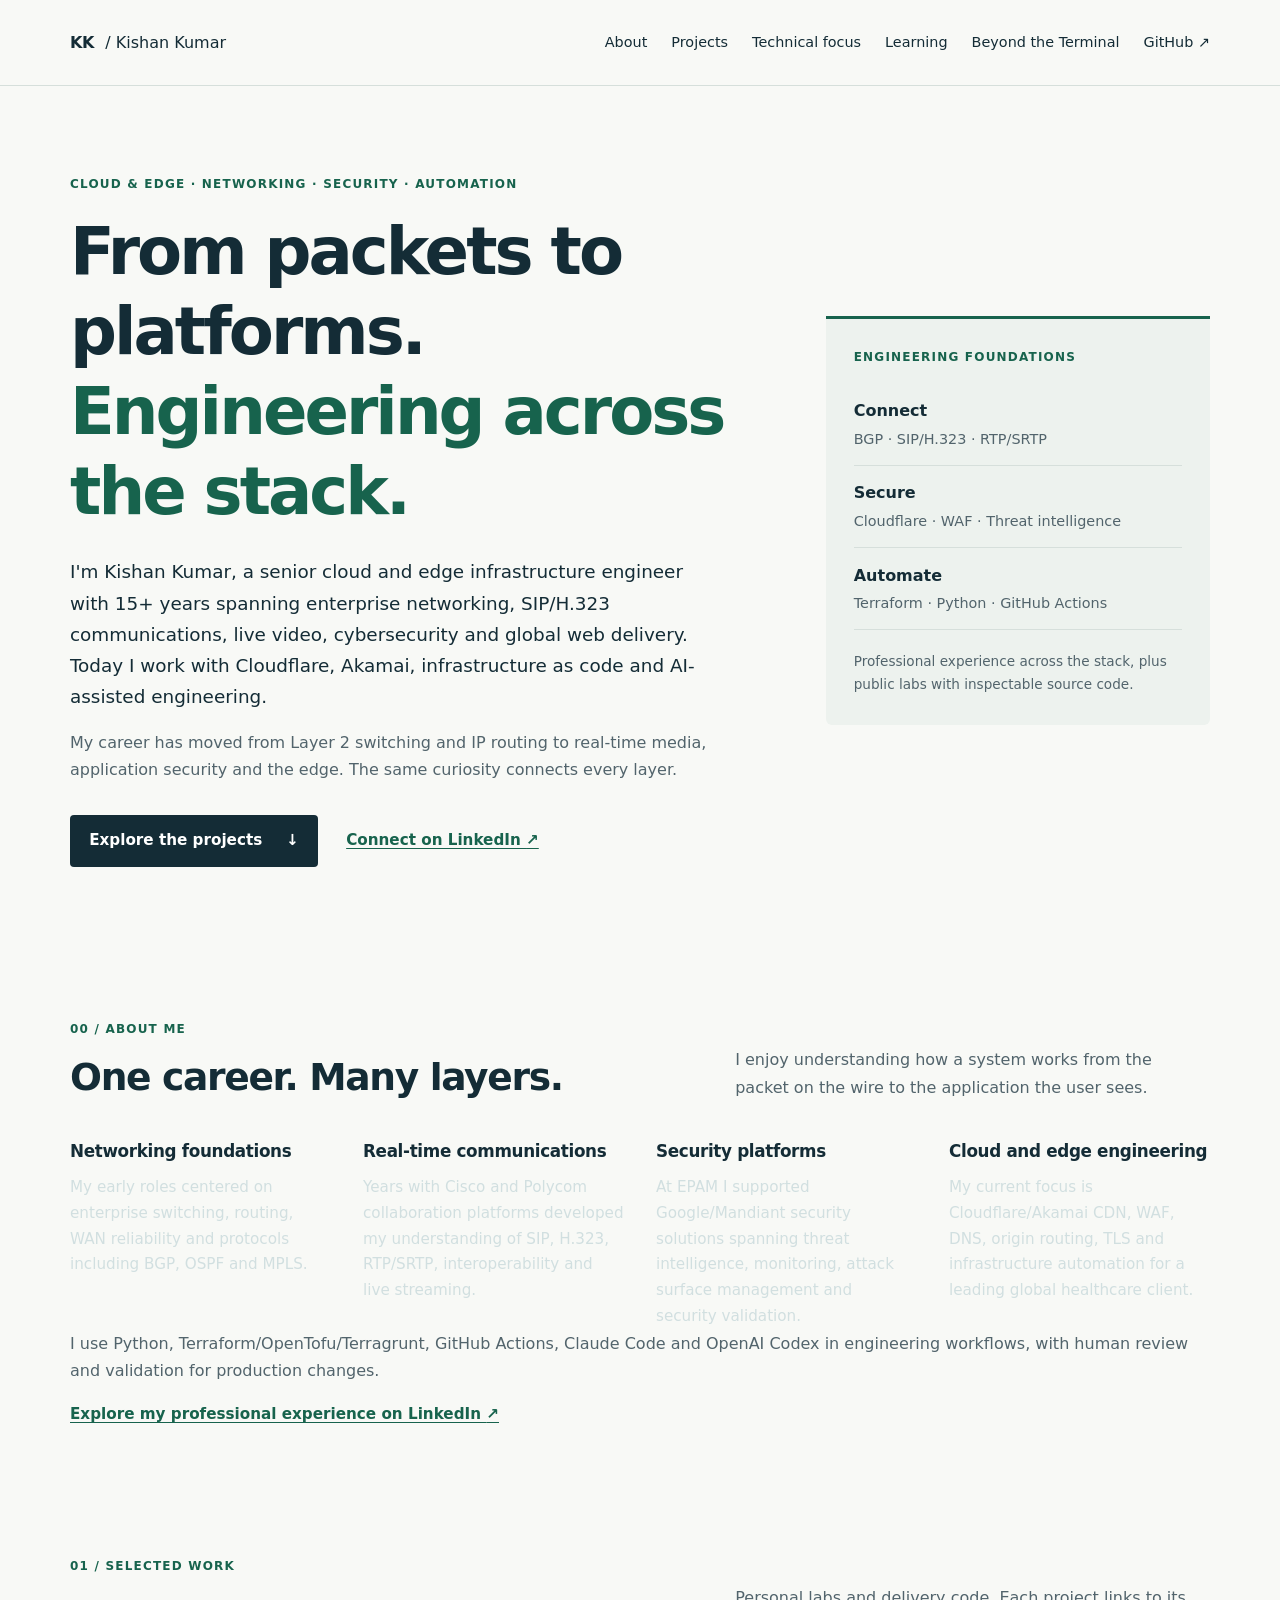
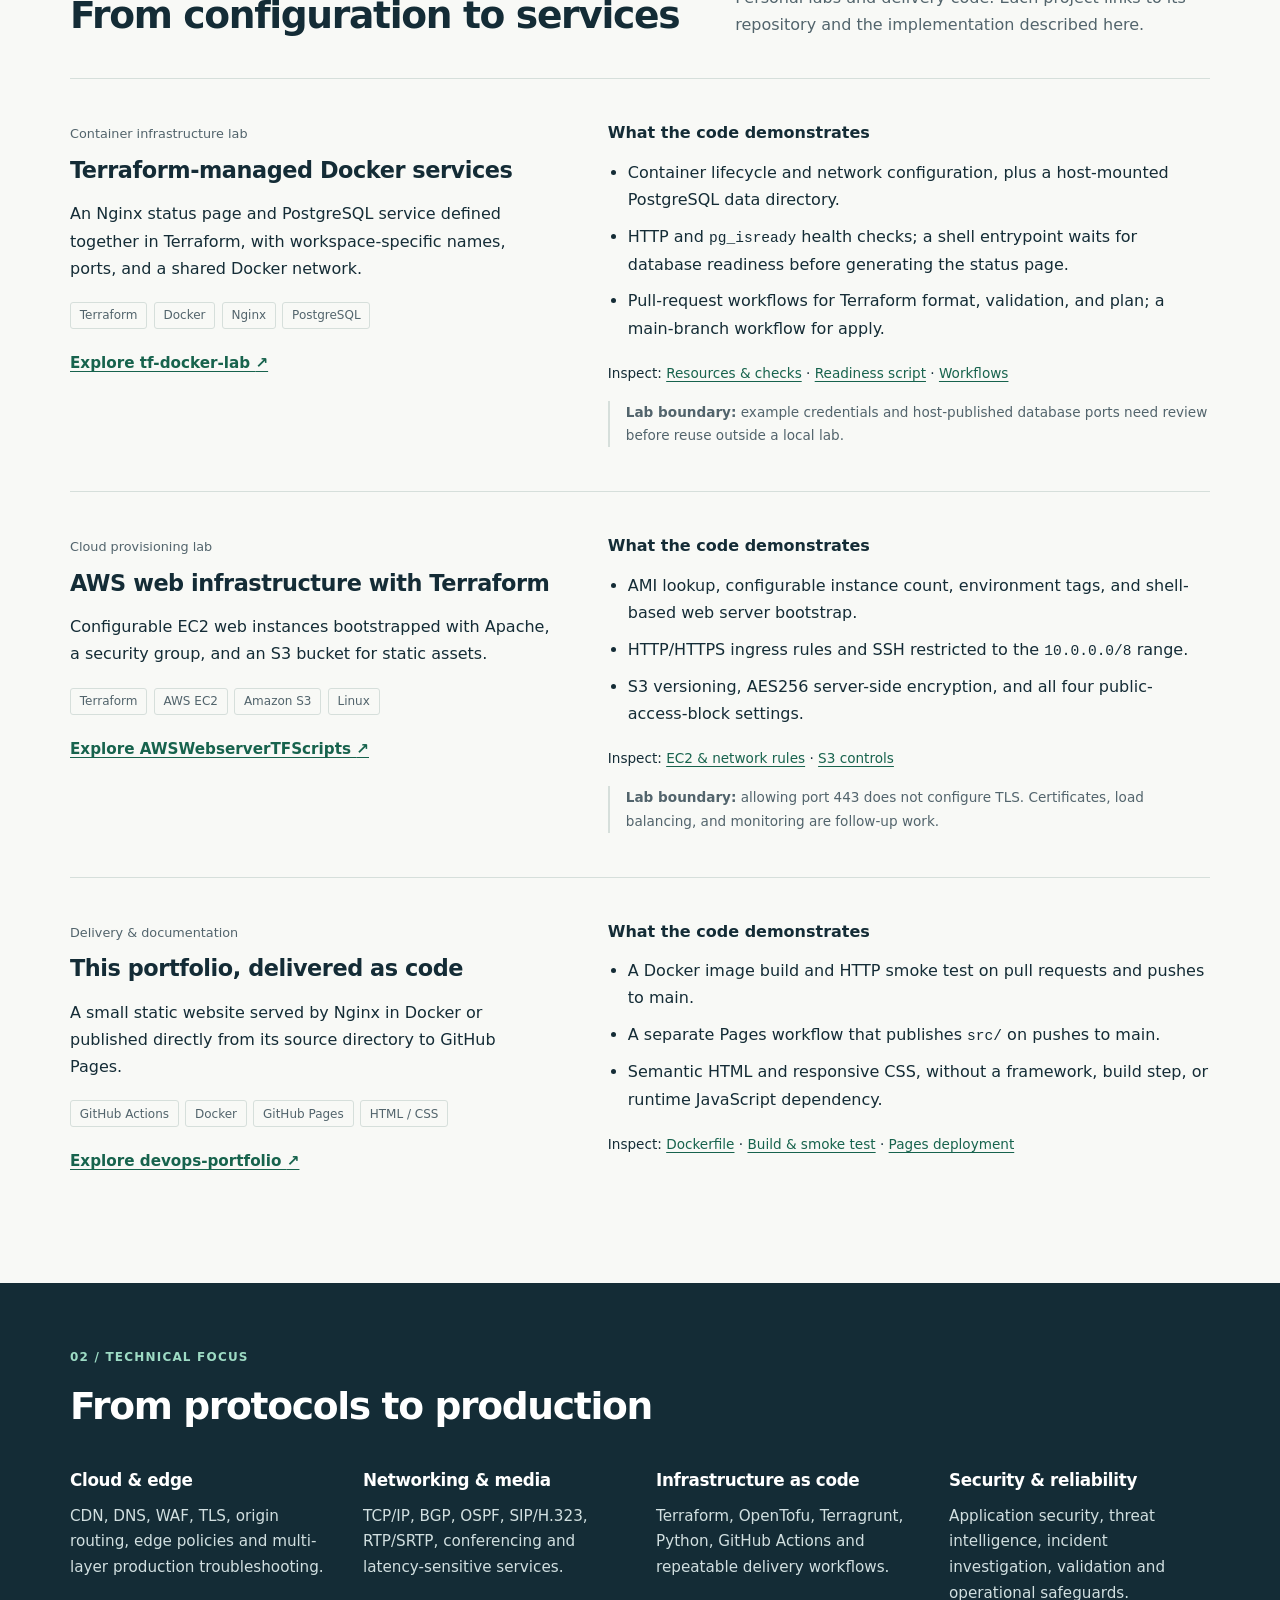
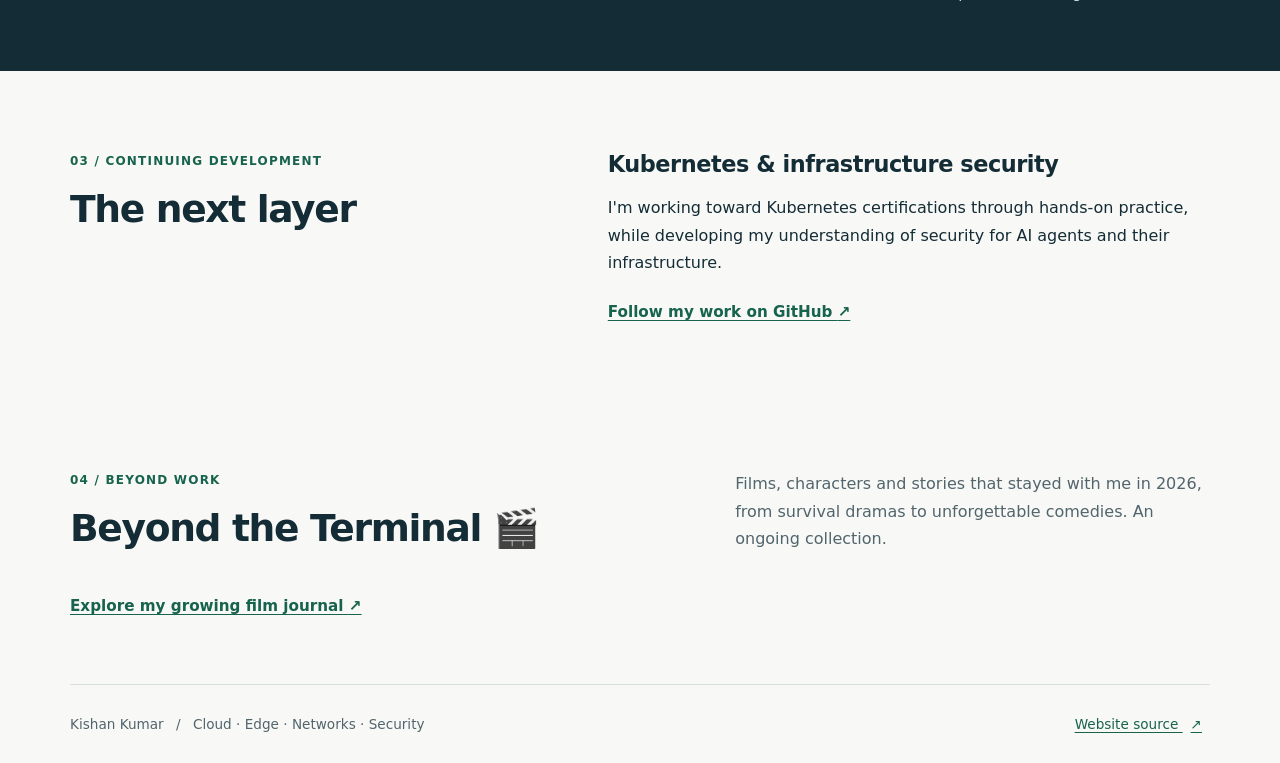
<file: src/index.html>
<!DOCTYPE html>
<html lang="en">
<head>
    <meta charset="UTF-8">
    <meta name="viewport" content="width=device-width, initial-scale=1.0">
    <meta name="description" content="Kishan Kumar: senior cloud and edge infrastructure engineer with experience across networking, real-time communications, security, Cloudflare/Akamai, IaC and AI-assisted engineering.">
    <meta name="theme-color" content="#142c36">
    <title>Kishan Kumar | Cloud, Edge &amp; Infrastructure Engineering</title>
    <link rel="stylesheet" href="css/style.css">
</head>
<body>
    <a class="skip-link" href="#main">Skip to content</a>
    <header class="site-header">
        <div class="container header-inner">
            <a class="wordmark" href="#main" aria-label="Kishan Kumar, home">KK<span> / Kishan Kumar</span></a>
            <nav aria-label="Main navigation">
                <a href="#about">About</a>
                <a href="#projects">Projects</a>
                <a href="#skills">Technical focus</a>
                <a href="#learning">Learning</a>
                <a href="films.html">Beyond the Terminal</a>
                <a href="https://github.com/kishanpcr">GitHub <span aria-hidden="true">↗</span></a>
            </nav>
        </div>
    </header>

    <main id="main" tabindex="-1">
        <section class="hero container" aria-labelledby="intro-title">
            <div>
                <p class="eyebrow">Cloud &amp; Edge · Networking · Security · Automation</p>
                <h1 id="intro-title">From packets to platforms.<br><span>Engineering across the stack.</span></h1>
                <p class="intro">I'm Kishan Kumar, a senior cloud and edge infrastructure engineer with 15+ years spanning enterprise networking, SIP/H.323 communications, live video, cybersecurity and global web delivery. Today I work with Cloudflare, Akamai, infrastructure as code and AI-assisted engineering.</p>
                <p class="hero-note">My career has moved from Layer 2 switching and IP routing to real-time media, application security and the edge. The same curiosity connects every layer.</p>
                <div class="hero-actions">
                    <a class="button" href="#projects">Explore the projects <span aria-hidden="true">↓</span></a>
                    <a class="text-link" href="https://www.linkedin.com/in/kishan-kumar-pcr-aa15b112/">Connect on LinkedIn <span aria-hidden="true">↗</span></a>
                </div>
            </div>
            <aside class="overview" aria-label="Portfolio at a glance">
                <p class="eyebrow">Engineering foundations</p>
                <dl>
                    <div><dt>Connect</dt><dd>BGP · SIP/H.323 · RTP/SRTP</dd></div>
                    <div><dt>Secure</dt><dd>Cloudflare · WAF · Threat intelligence</dd></div>
                    <div><dt>Automate</dt><dd>Terraform · Python · GitHub Actions</dd></div>
                </dl>
                <p>Professional experience across the stack, plus public labs with inspectable source code.</p>
            </aside>
        </section>

        <section class="section container" id="about" aria-labelledby="about-title">
            <div class="section-heading">
                <div><p class="eyebrow">00 / About me</p><h2 id="about-title">One career. Many layers.</h2></div>
                <p>I enjoy understanding how a system works from the packet on the wire to the application the user sees.</p>
            </div>
            <div class="focus-grid">
                <div><h3>Networking foundations</h3><p>My early roles centered on enterprise switching, routing, WAN reliability and protocols including BGP, OSPF and MPLS.</p></div>
                <div><h3>Real-time communications</h3><p>Years with Cisco and Polycom collaboration platforms developed my understanding of SIP, H.323, RTP/SRTP, interoperability and live streaming.</p></div>
                <div><h3>Security platforms</h3><p>At EPAM I supported Google/Mandiant security solutions spanning threat intelligence, monitoring, attack surface management and security validation.</p></div>
                <div><h3>Cloud and edge engineering</h3><p>My current focus is Cloudflare/Akamai CDN, WAF, DNS, origin routing, TLS and infrastructure automation for a leading global healthcare client.</p></div>
            </div>
            <p class="hero-note">I use Python, Terraform/OpenTofu/Terragrunt, GitHub Actions, Claude Code and OpenAI Codex in engineering workflows, with human review and validation for production changes.</p>
            <p><a class="text-link" href="https://www.linkedin.com/in/kishan-kumar-pcr-aa15b112/">Explore my professional experience on LinkedIn <span aria-hidden="true">↗</span></a></p>
        </section>

        <section class="section container" id="projects" aria-labelledby="projects-title">
            <div class="section-heading">
                <div><p class="eyebrow">01 / Selected work</p><h2 id="projects-title">From configuration to services</h2></div>
                <p>Personal labs and delivery code. Each project links to its repository and the implementation described here.</p>
            </div>

            <article class="project">
                <div class="project-summary">
                    <p class="project-kind">Container infrastructure lab</p>
                    <h3>Terraform-managed Docker services</h3>
                    <p>An Nginx status page and PostgreSQL service defined together in Terraform, with workspace-specific names, ports, and a shared Docker network.</p>
                    <ul class="tags" aria-label="Technologies"><li>Terraform</li><li>Docker</li><li>Nginx</li><li>PostgreSQL</li></ul>
                    <a class="text-link" href="https://github.com/kishanpcr/tf-docker-lab">Explore tf-docker-lab <span aria-hidden="true">↗</span></a>
                </div>
                <div class="project-detail">
                    <h4>What the code demonstrates</h4>
                    <ul>
                        <li>Container lifecycle and network configuration, plus a host-mounted PostgreSQL data directory.</li>
                        <li>HTTP and <code>pg_isready</code> health checks; a shell entrypoint waits for database readiness before generating the status page.</li>
                        <li>Pull-request workflows for Terraform format, validation, and plan; a main-branch workflow for apply.</li>
                    </ul>
                    <p class="source-links">Inspect: <a href="https://github.com/kishanpcr/tf-docker-lab/blob/b06fa23c12f2c70b30e324f0bb0d23a4f77f03ac/main.tf">Resources &amp; checks</a> · <a href="https://github.com/kishanpcr/tf-docker-lab/blob/b06fa23c12f2c70b30e324f0bb0d23a4f77f03ac/files/generate_status.sh">Readiness script</a> · <a href="https://github.com/kishanpcr/tf-docker-lab/tree/b06fa23c12f2c70b30e324f0bb0d23a4f77f03ac/.github/workflows">Workflows</a></p>
                    <p class="project-note"><strong>Lab boundary:</strong> example credentials and host-published database ports need review before reuse outside a local lab.</p>
                </div>
            </article>

            <article class="project">
                <div class="project-summary">
                    <p class="project-kind">Cloud provisioning lab</p>
                    <h3>AWS web infrastructure with Terraform</h3>
                    <p>Configurable EC2 web instances bootstrapped with Apache, a security group, and an S3 bucket for static assets.</p>
                    <ul class="tags" aria-label="Technologies"><li>Terraform</li><li>AWS EC2</li><li>Amazon S3</li><li>Linux</li></ul>
                    <a class="text-link" href="https://github.com/kishanpcr/AWSWebserverTFScripts">Explore AWSWebserverTFScripts <span aria-hidden="true">↗</span></a>
                </div>
                <div class="project-detail">
                    <h4>What the code demonstrates</h4>
                    <ul>
                        <li>AMI lookup, configurable instance count, environment tags, and shell-based web server bootstrap.</li>
                        <li>HTTP/HTTPS ingress rules and SSH restricted to the <code>10.0.0.0/8</code> range.</li>
                        <li>S3 versioning, AES256 server-side encryption, and all four public-access-block settings.</li>
                    </ul>
                    <p class="source-links">Inspect: <a href="https://github.com/kishanpcr/AWSWebserverTFScripts/blob/353053bec17c7119864794a68ec59d982afe49fe/aws/terraform/main.tf">EC2 &amp; network rules</a> · <a href="https://github.com/kishanpcr/AWSWebserverTFScripts/blob/353053bec17c7119864794a68ec59d982afe49fe/aws/terraform/s3.tf">S3 controls</a></p>
                    <p class="project-note"><strong>Lab boundary:</strong> allowing port 443 does not configure TLS. Certificates, load balancing, and monitoring are follow-up work.</p>
                </div>
            </article>

            <article class="project">
                <div class="project-summary">
                    <p class="project-kind">Delivery &amp; documentation</p>
                    <h3>This portfolio, delivered as code</h3>
                    <p>A small static website served by Nginx in Docker or published directly from its source directory to GitHub Pages.</p>
                    <ul class="tags" aria-label="Technologies"><li>GitHub Actions</li><li>Docker</li><li>GitHub Pages</li><li>HTML / CSS</li></ul>
                    <a class="text-link" href="https://github.com/kishanpcr/devops-portfolio">Explore devops-portfolio <span aria-hidden="true">↗</span></a>
                </div>
                <div class="project-detail">
                    <h4>What the code demonstrates</h4>
                    <ul>
                        <li>A Docker image build and HTTP smoke test on pull requests and pushes to main.</li>
                        <li>A separate Pages workflow that publishes <code>src/</code> on pushes to main.</li>
                        <li>Semantic HTML and responsive CSS, without a framework, build step, or runtime JavaScript dependency.</li>
                    </ul>
                    <p class="source-links">Inspect: <a href="https://github.com/kishanpcr/devops-portfolio/blob/main/Dockerfile">Dockerfile</a> · <a href="https://github.com/kishanpcr/devops-portfolio/blob/main/.github/workflows/deploy.yml">Build &amp; smoke test</a> · <a href="https://github.com/kishanpcr/devops-portfolio/blob/main/.github/workflows/pages.yml">Pages deployment</a></p>
                </div>
            </article>
        </section>

        <section class="focus-band" id="skills" aria-labelledby="skills-title">
            <div class="container section">
                <p class="eyebrow">02 / Technical focus</p>
                <h2 id="skills-title">From protocols to production</h2>
                <div class="focus-grid">
                    <div><h3>Cloud &amp; edge</h3><p>CDN, DNS, WAF, TLS, origin routing, edge policies and multi-layer production troubleshooting.</p></div>
                    <div><h3>Networking &amp; media</h3><p>TCP/IP, BGP, OSPF, SIP/H.323, RTP/SRTP, conferencing and latency-sensitive services.</p></div>
                    <div><h3>Infrastructure as code</h3><p>Terraform, OpenTofu, Terragrunt, Python, GitHub Actions and repeatable delivery workflows.</p></div>
                    <div><h3>Security &amp; reliability</h3><p>Application security, threat intelligence, incident investigation, validation and operational safeguards.</p></div>
                </div>
            </div>
        </section>

        <section class="section container learning" id="learning" aria-labelledby="learning-title">
            <div><p class="eyebrow">03 / Continuing development</p><h2 id="learning-title">The next layer</h2></div>
            <div>
                <h3>Kubernetes &amp; infrastructure security</h3>
                <p>I'm working toward Kubernetes certifications through hands-on practice, while developing my understanding of security for AI agents and their infrastructure.</p>
                <a class="text-link" href="https://github.com/kishanpcr">Follow my work on GitHub <span aria-hidden="true">↗</span></a>
            </div>
        </section>
        <section class="section container" id="beyond-work" aria-labelledby="beyond-title">
            <div class="section-heading"><div><p class="eyebrow">04 / Beyond work</p><h2 id="beyond-title">Beyond the Terminal 🎬</h2></div><p>Films, characters and stories that stayed with me in 2026, from survival dramas to unforgettable comedies. An ongoing collection.</p></div>
            <p><a class="text-link" href="films.html">Explore my growing film journal <span aria-hidden="true">↗</span></a></p>
        </section>
    </main>

    <footer class="container site-footer">
        <p>Kishan Kumar <span aria-hidden="true">/</span> Cloud · Edge · Networks · Security</p>
        <a href="https://github.com/kishanpcr/devops-portfolio">Website source <span aria-hidden="true">↗</span></a>
    </footer>
</body>
</html>
</file>
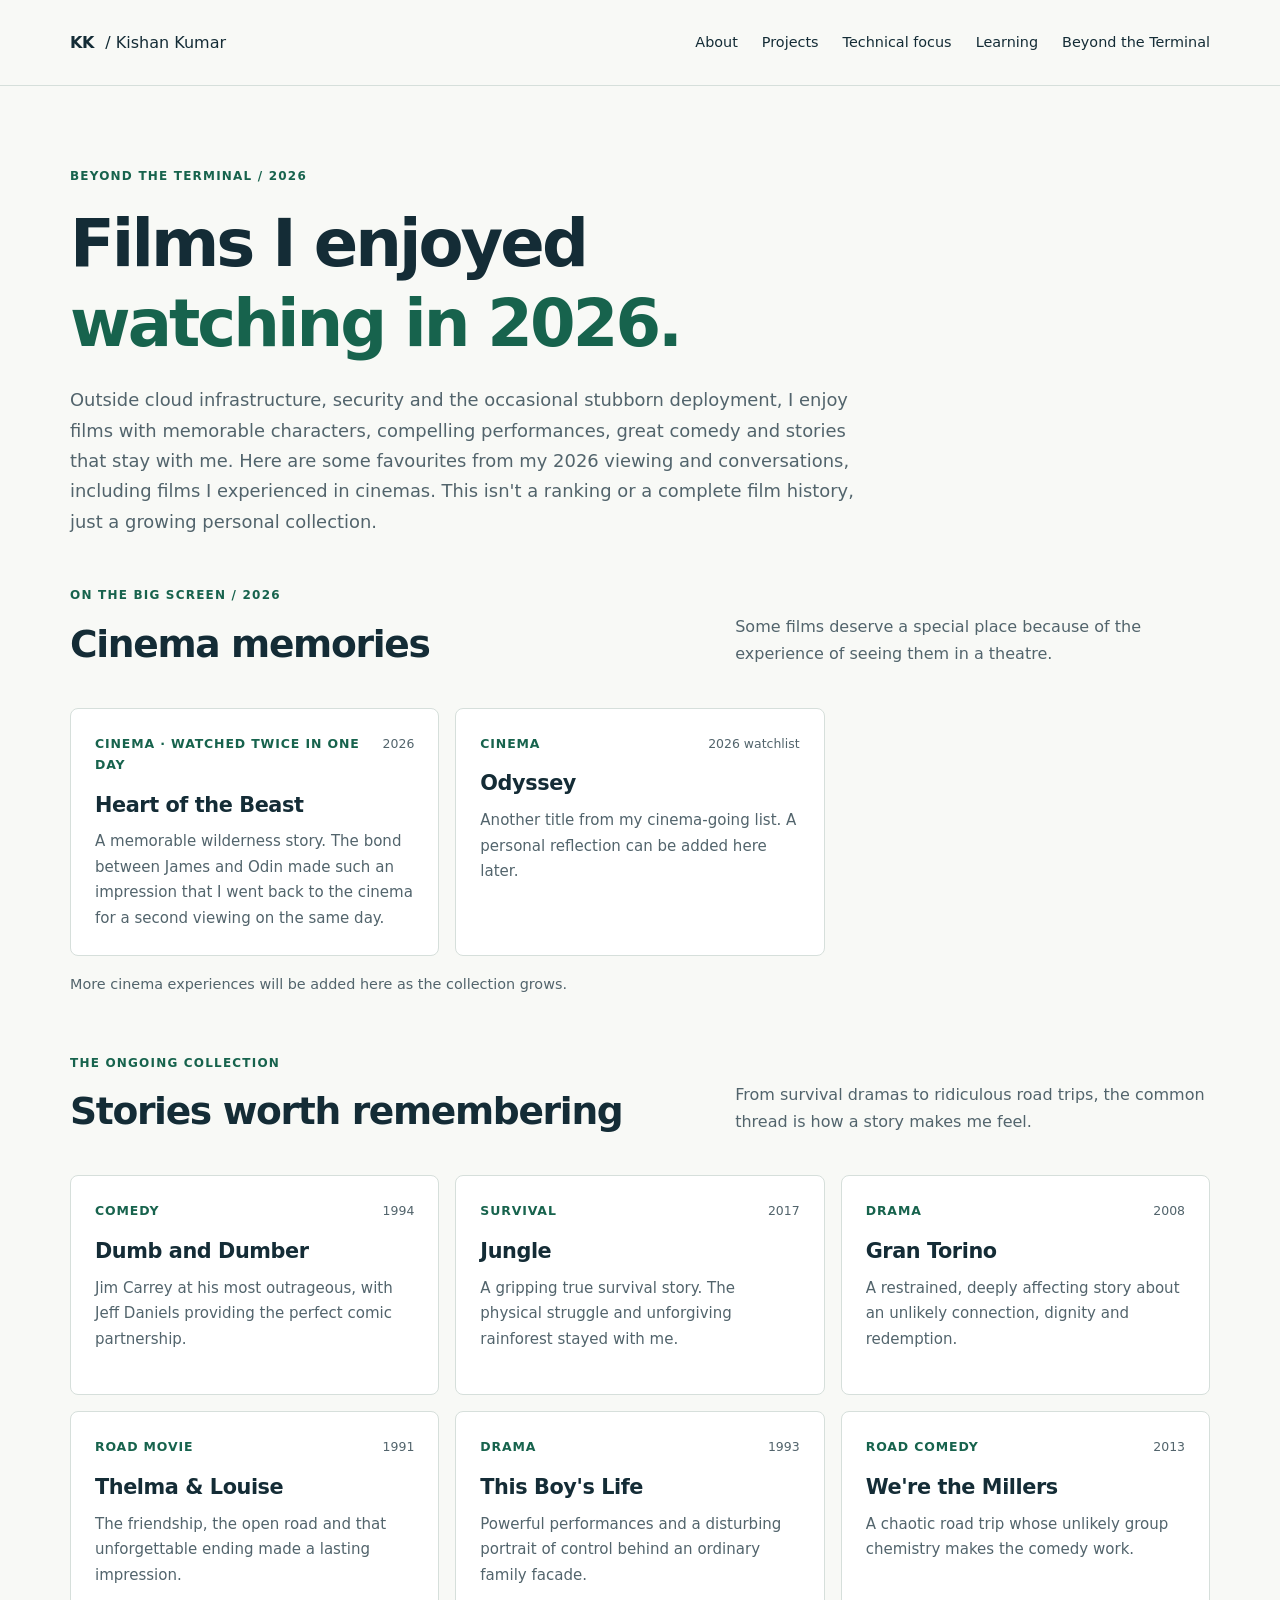
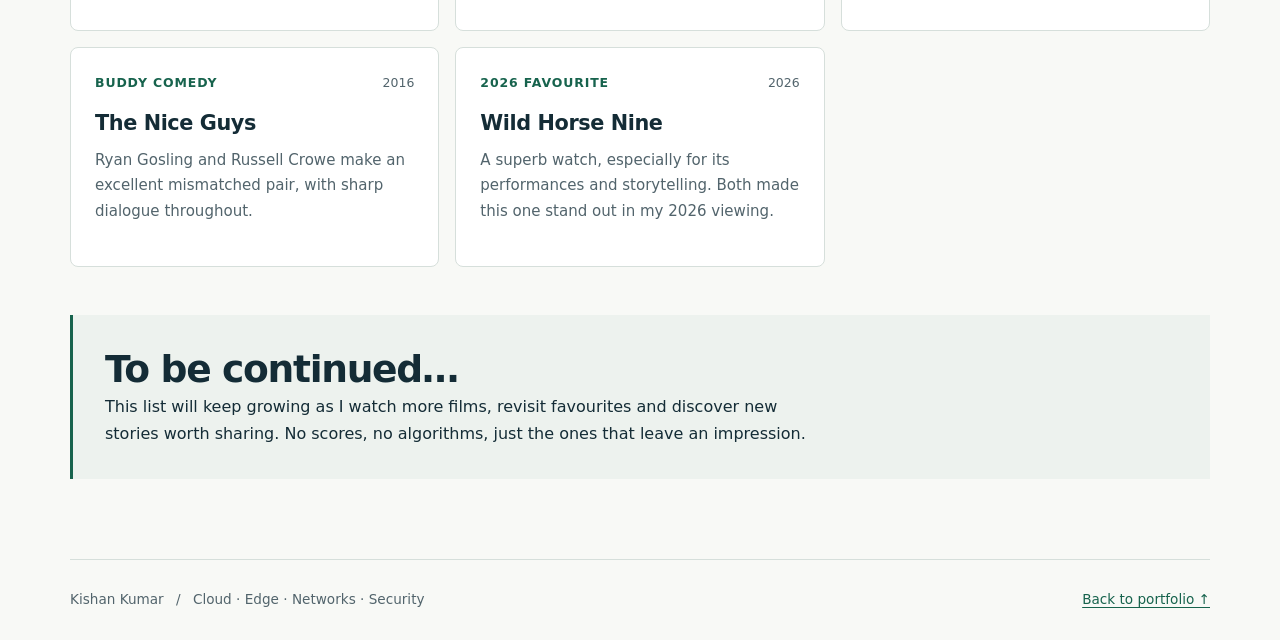
<file: src/films.html>
<!DOCTYPE html>
<html lang="en">
<head><meta charset="UTF-8"><meta name="viewport" content="width=device-width, initial-scale=1.0"><meta name="description" content="Films I enjoyed watching in 2026, with personal notes. An ongoing collection beyond cloud and infrastructure engineering."><meta name="theme-color" content="#142c36"><title>Beyond the Terminal | Films I Enjoyed in 2026</title><link rel="stylesheet" href="css/style.css">
<style>
.film-hero{padding-block:5rem 3rem;max-width:800px}.film-hero h1{margin-bottom:1.4rem}.film-hero p:not(.eyebrow){font-size:1.12rem;color:var(--muted)}.film-grid{display:grid;grid-template-columns:repeat(3,minmax(0,1fr));gap:1rem}.film-card{background:white;border:1px solid var(--line);border-radius:8px;padding:1.5rem;min-height:220px}.film-card-top{display:flex;justify-content:space-between;gap:1rem;color:var(--muted);font-size:.78rem}.film-genre{text-transform:uppercase;letter-spacing:.07em;font-weight:700;color:var(--accent)}.film-card h3{margin:1.1rem 0 .7rem;font-size:1.3rem}.film-card p{color:var(--muted);font-size:.94rem}.film-outro{margin-block:3rem 5rem;padding:2rem;background:var(--soft);border-left:3px solid var(--accent)}.film-outro p{max-width:45rem}@media(max-width:900px){.film-grid{grid-template-columns:repeat(2,minmax(0,1fr))}}@media(max-width:640px){.film-grid{grid-template-columns:1fr}.film-hero{padding-block:3rem 2rem}}
</style></head>
<body><a class="skip-link" href="#main">Skip to content</a><header class="site-header"><div class="container header-inner"><a class="wordmark" href="index.html" aria-label="Kishan Kumar, home">KK<span> / Kishan Kumar</span></a><nav aria-label="Main navigation"><a href="index.html#about">About</a><a href="index.html#projects">Projects</a><a href="index.html#skills">Technical focus</a><a href="index.html#learning">Learning</a><a href="films.html" aria-current="page">Beyond the Terminal</a></nav></div></header>
<main id="main" class="container"><section class="film-hero"><p class="eyebrow">Beyond the Terminal / 2026</p><h1>Films I enjoyed <span>watching in 2026.</span></h1><p>Outside cloud infrastructure, security and the occasional stubborn deployment, I enjoy films with memorable characters, compelling performances, great comedy and stories that stay with me. Here are some favourites from my 2026 viewing and conversations, including films I experienced in cinemas. This isn't a ranking or a complete film history, just a growing personal collection.</p></section>
<section aria-labelledby="cinema-heading" style="margin-bottom:3.5rem"><div class="section-heading"><div><p class="eyebrow">On the big screen / 2026</p><h2 id="cinema-heading">Cinema memories</h2></div><p>Some films deserve a special place because of the experience of seeing them in a theatre.</p></div><div class="film-grid"><article class="film-card"><div class="film-card-top"><span class="film-genre">Cinema · Watched twice in one day</span><span class="film-year">2026</span></div><h3>Heart of the Beast</h3><p>A memorable wilderness story. The bond between James and Odin made such an impression that I went back to the cinema for a second viewing on the same day.</p></article><article class="film-card"><div class="film-card-top"><span class="film-genre">Cinema</span><span class="film-year">2026 watchlist</span></div><h3>Odyssey</h3><p>Another title from my cinema-going list. A personal reflection can be added here later.</p></article></div><p style="margin-top:1rem;color:var(--muted);font-size:.9rem">More cinema experiences will be added here as the collection grows.</p></section><section aria-labelledby="film-heading"><div class="section-heading"><div><p class="eyebrow">The ongoing collection</p><h2 id="film-heading">Stories worth remembering</h2></div><p>From survival dramas to ridiculous road trips, the common thread is how a story makes me feel.</p></div><div class="film-grid"><article class="film-card"><div class="film-card-top"><span class="film-genre">Comedy</span><span class="film-year">1994</span></div><h3>Dumb and Dumber</h3><p>Jim Carrey at his most outrageous, with Jeff Daniels providing the perfect comic partnership.</p></article>
<article class="film-card"><div class="film-card-top"><span class="film-genre">Survival</span><span class="film-year">2017</span></div><h3>Jungle</h3><p>A gripping true survival story. The physical struggle and unforgiving rainforest stayed with me.</p></article>
<article class="film-card"><div class="film-card-top"><span class="film-genre">Drama</span><span class="film-year">2008</span></div><h3>Gran Torino</h3><p>A restrained, deeply affecting story about an unlikely connection, dignity and redemption.</p></article>
<article class="film-card"><div class="film-card-top"><span class="film-genre">Road movie</span><span class="film-year">1991</span></div><h3>Thelma &amp; Louise</h3><p>The friendship, the open road and that unforgettable ending made a lasting impression.</p></article>
<article class="film-card"><div class="film-card-top"><span class="film-genre">Drama</span><span class="film-year">1993</span></div><h3>This Boy's Life</h3><p>Powerful performances and a disturbing portrait of control behind an ordinary family facade.</p></article>
<article class="film-card"><div class="film-card-top"><span class="film-genre">Road comedy</span><span class="film-year">2013</span></div><h3>We're the Millers</h3><p>A chaotic road trip whose unlikely group chemistry makes the comedy work.</p></article>
<article class="film-card"><div class="film-card-top"><span class="film-genre">Buddy comedy</span><span class="film-year">2016</span></div><h3>The Nice Guys</h3><p>Ryan Gosling and Russell Crowe make an excellent mismatched pair, with sharp dialogue throughout.</p></article><article class="film-card"><div class="film-card-top"><span class="film-genre">2026 favourite</span><span class="film-year">2026</span></div><h3>Wild Horse Nine</h3><p>A superb watch, especially for its performances and storytelling. Both made this one stand out in my 2026 viewing.</p></article></div></section>
<aside class="film-outro"><h2>To be continued…</h2><p>This list will keep growing as I watch more films, revisit favourites and discover new stories worth sharing. No scores, no algorithms, just the ones that leave an impression.</p></aside></main>
<footer class="container site-footer"><p>Kishan Kumar <span aria-hidden="true">/</span> Cloud · Edge · Networks · Security</p><a href="index.html">Back to portfolio ↑</a></footer></body></html>
</file>
<file: src/css/style.css>
:root {
    color-scheme: light;
    --ink: #142c36;
    --muted: #52646c;
    --paper: #f8f9f6;
    --accent: #17634d;
    --line: #d6dfdb;
    --soft: #edf2ee;
}

* { box-sizing: border-box; }
html { scroll-padding-top: 1.5rem; }
body { margin: 0; color: var(--ink); background: var(--paper); font: 1rem/1.7 system-ui, -apple-system, BlinkMacSystemFont, "Segoe UI", sans-serif; }
a { color: var(--accent); text-underline-offset: .22em; }
a:hover { text-decoration-thickness: 2px; }
a:focus-visible { outline: 3px solid #b15a16; outline-offset: 5px; border-radius: 2px; }
h1, h2, h3, h4, p, ul, dl { margin: 0; }
h1, h2, h3, h4 { line-height: 1.22; }
h1 { font-size: clamp(2.4rem, 5.3vw, 4.1rem); letter-spacing: -.045em; font-weight: 750; }
h1 span { color: var(--accent); }
h2 { font-size: clamp(1.8rem, 3vw, 2.35rem); letter-spacing: -.035em; }
h3 { font-size: 1.4rem; letter-spacing: -.02em; }
h4 { font-size: 1rem; }
p + p { margin-top: 1rem; }
code { font-size: .91em; overflow-wrap: anywhere; }
.container { width: min(1140px, calc(100% - 4rem)); margin-inline: auto; }
.skip-link { position: absolute; top: .5rem; left: 1rem; padding: .6rem 1rem; background: white; transform: translateY(-150%); z-index: 2; }
.skip-link:focus { transform: translateY(0); }
.site-header { border-bottom: 1px solid var(--line); }
.header-inner { display: flex; justify-content: space-between; align-items: center; gap: 1.5rem; padding-block: 1.5rem; }
.wordmark { color: var(--ink); font-weight: 800; text-decoration: none; letter-spacing: -.03em; }
.wordmark span { font-weight: 500; letter-spacing: 0; margin-left: .4rem; }
nav { display: flex; flex-wrap: wrap; gap: .75rem 1.5rem; font-size: .9rem; }
nav a { color: var(--ink); text-decoration: none; padding-block: .4rem; }
.hero { display: grid; grid-template-columns: 1.8fr 1fr; gap: 4rem; align-items: center; padding-block: 5.5rem; }
.eyebrow { color: var(--accent); font-size: .75rem; font-weight: 750; letter-spacing: .1em; text-transform: uppercase; margin-bottom: 1rem; }
.intro { font-size: 1.15rem; max-width: 41rem; margin-top: 1.6rem; }
.hero-note { color: var(--muted); }
.hero-actions { display: flex; flex-wrap: wrap; gap: 1.25rem 1.75rem; align-items: center; margin-top: 2rem; }
.button { display: inline-flex; gap: 1.5rem; align-items: center; padding: .8rem 1.2rem; background: var(--ink); color: white; border-radius: 4px; font-size: .95rem; font-weight: 650; text-decoration: none; }
.button:hover { background: var(--accent); }
.text-link { display: inline-block; font-weight: 650; font-size: .95rem; }
.overview { border-top: 3px solid var(--accent); background: var(--soft); padding: 1.75rem; border-radius: 0 0 6px 6px; }
.overview dl > div { padding-block: .85rem; border-bottom: 1px solid var(--line); }
.overview dt { font-weight: 700; }
.overview dd { margin: .15rem 0 0; color: var(--muted); font-size: .9rem; }
.overview > p:last-child { color: var(--muted); font-size: .85rem; margin-top: 1.25rem; }
.section { padding-block: 4rem; }
.section-heading { display: grid; grid-template-columns: 1.3fr 1fr; gap: 3rem; align-items: end; margin-bottom: 2.5rem; }
.section-heading > p { color: var(--muted); max-width: 30rem; }
.project { display: grid; grid-template-columns: 1fr 1.25fr; gap: 3.5rem; padding-block: 2.75rem; border-top: 1px solid var(--line); }
.project-kind { color: var(--muted); font-size: .8rem; margin-bottom: .75rem; }
.project-summary > p:not(.project-kind) { margin-top: 1rem; }
.tags { display: flex; flex-wrap: wrap; gap: .4rem; list-style: none; padding: 0; margin: 1.25rem 0; }
.tags li { border: 1px solid var(--line); border-radius: 3px; padding: .15rem .55rem; font-size: .75rem; color: var(--muted); }
.project-detail ul { padding-left: 1.25rem; margin-top: 1rem; }
.project-detail li + li { margin-top: .6rem; }
.source-links { margin-top: 1.25rem; font-size: .85rem; }
.project-note { padding-left: 1rem; border-left: 2px solid var(--line); font-size: .85rem; color: var(--muted); }
.focus-band { background: var(--ink); color: white; }
.focus-band .eyebrow { color: #9ddbc4; }
.focus-grid { display: grid; grid-template-columns: repeat(4, 1fr); gap: 2rem; margin-top: 2.5rem; }
.focus-grid h3 { font-size: 1.05rem; }
.focus-grid p { color: #d1dfe0; font-size: .95rem; margin-top: .85rem; }
.learning { display: grid; grid-template-columns: 1fr 1.25fr; gap: 3.5rem; padding-block: 5rem; }
.learning h3 + p { margin-top: 1rem; }
.learning .text-link { margin-top: 1.5rem; }
.site-footer { display: flex; justify-content: space-between; flex-wrap: wrap; gap: 1rem; border-top: 1px solid var(--line); padding-block: 1.75rem; font-size: .85rem; color: var(--muted); }
.site-footer span { margin-inline: .5rem; }

@media (max-width: 900px) {
    .hero { gap: 2rem; grid-template-columns: 1.5fr 1fr; padding-block: 4rem; }
    .focus-grid { grid-template-columns: repeat(2, 1fr); }
    .project, .learning { gap: 2rem; }
    .header-inner { align-items: flex-start; flex-direction: column; gap: .75rem; }
}
@media (max-width: 640px) {
    .container { width: calc(100% - 2.5rem); }
    .hero, .section-heading, .project, .learning { grid-template-columns: 1fr; gap: 2rem; }
    .hero { padding-block: 3rem; }
    .section, .learning { padding-block: 3rem; }
    .project { padding-block: 2rem; }
    .focus-grid { grid-template-columns: 1fr; gap: 1.75rem; }
    nav { gap: .5rem 1rem; }
    .overview { padding: 1.5rem; }
}
@media print {
    body { background: white; font-size: 10pt; }
    .site-header, .hero-actions, .skip-link { display: none; }
    .container { width: 100%; }
    .hero, .section, .learning { padding-block: 1.5rem; }
    .project { break-inside: avoid; padding-block: 1.5rem; }
    .focus-band { color: var(--ink); background: white; }
    .focus-grid p, .focus-band .eyebrow { color: var(--ink); }
}
</file>
